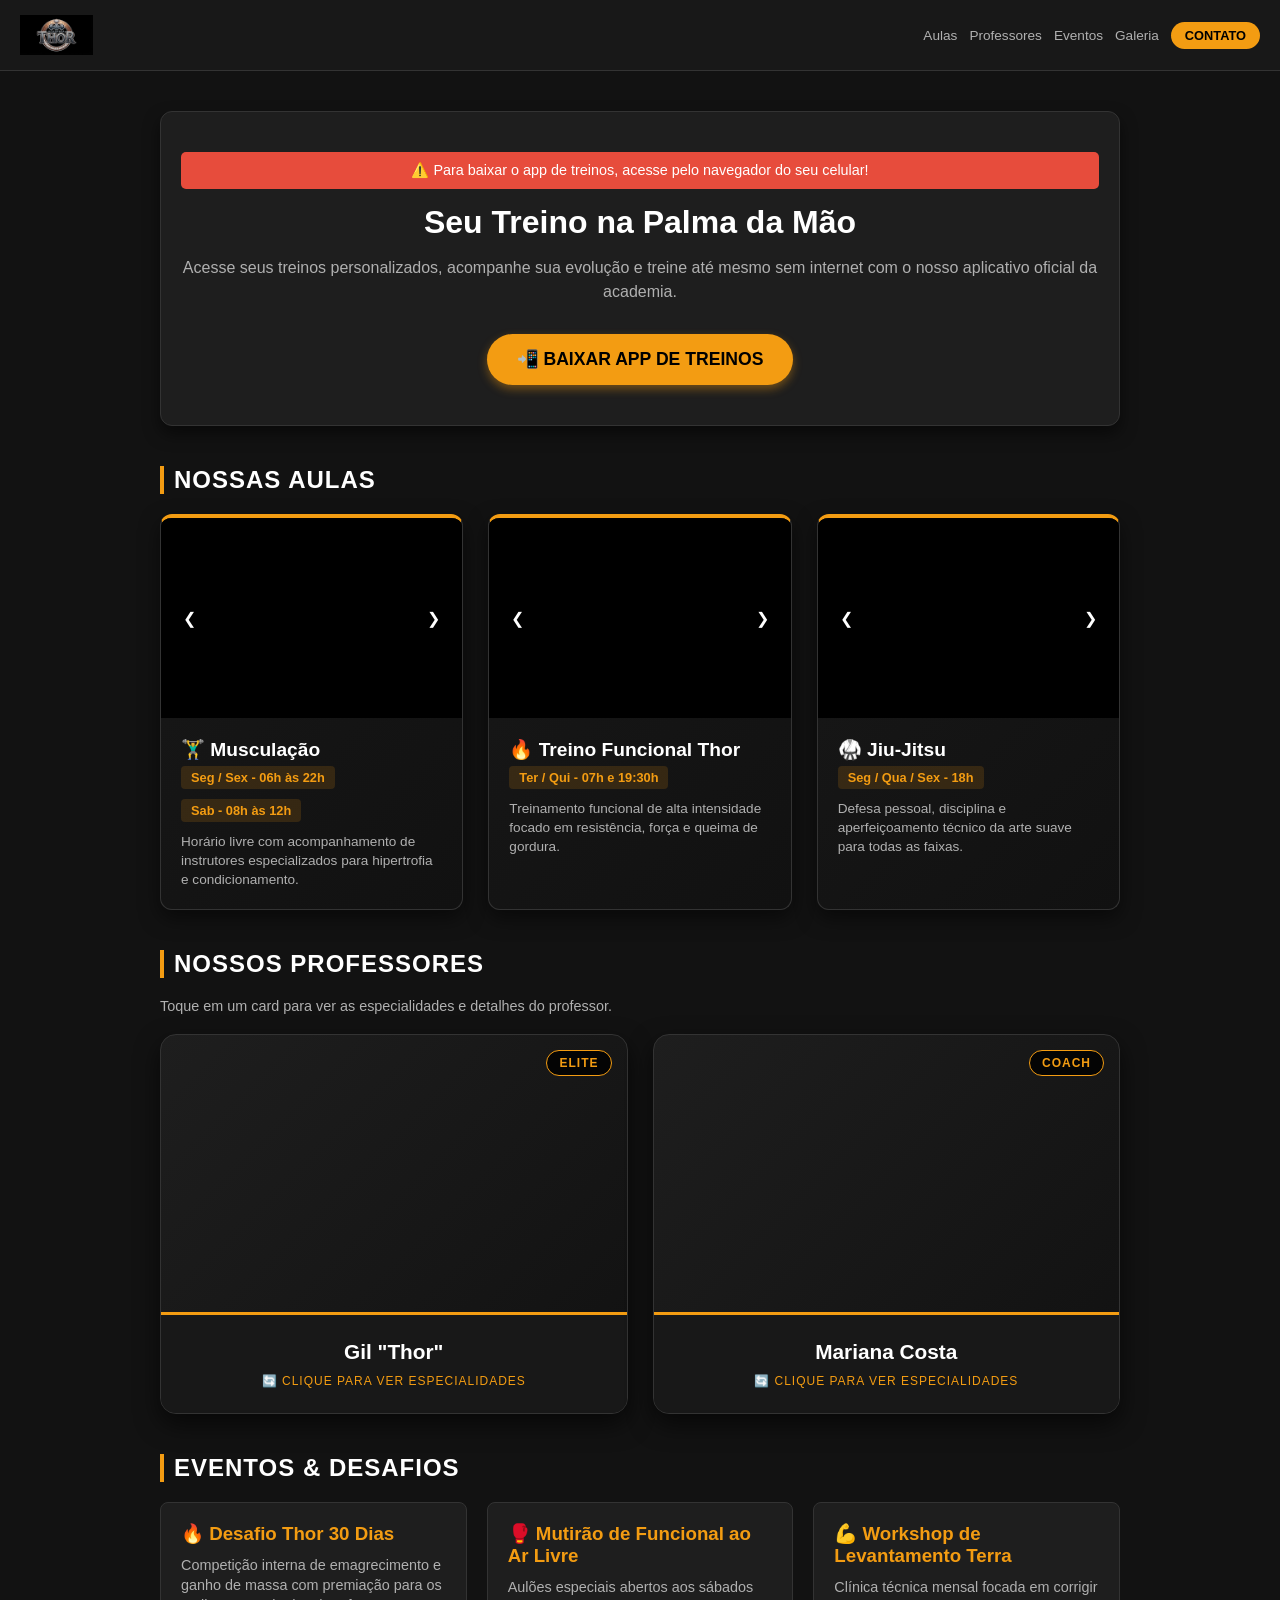
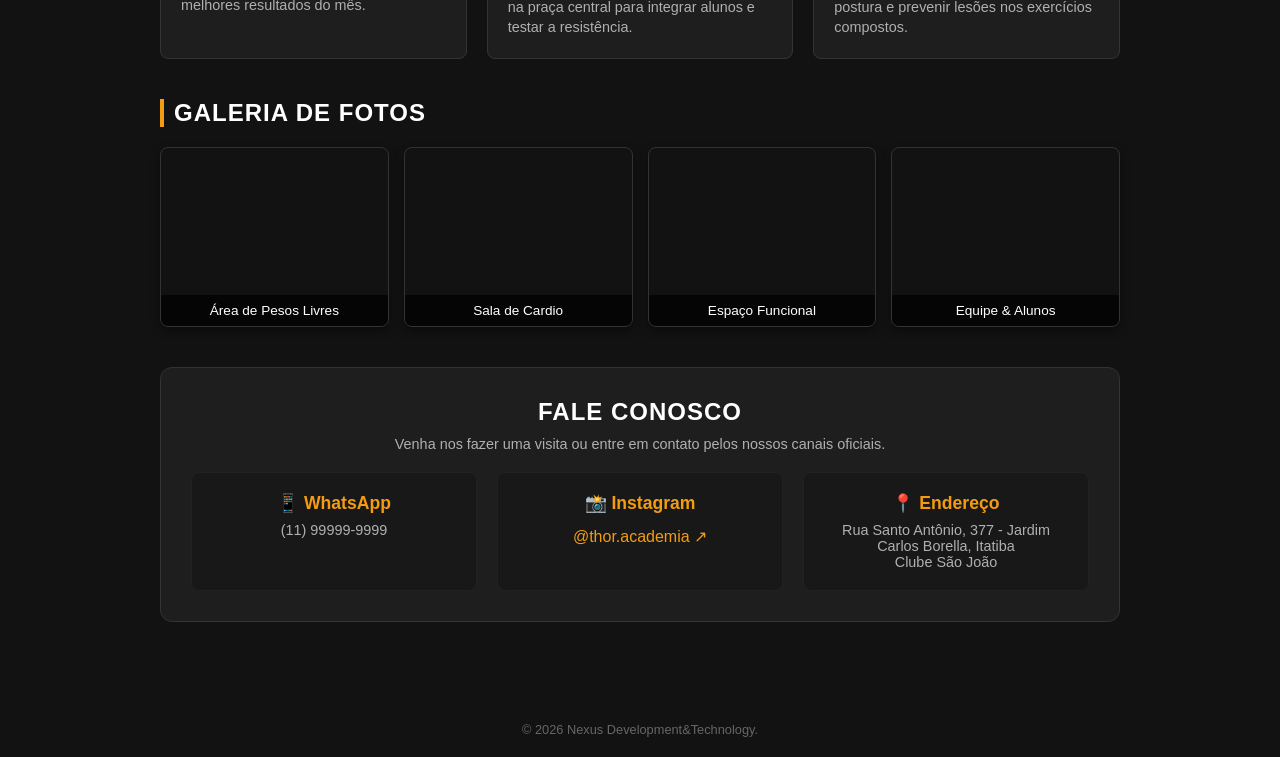
<file: index.html>
<!DOCTYPE html>
<html lang="pt-BR">

<head>
    <meta charset="UTF-8">
    <meta name="viewport" content="width=device-width, initial-scale=1.0">
    <meta name="theme-color" content="#f39c12">
    <meta name="apple-mobile-web-app-capable" content="yes">
    <meta name="apple-mobile-web-app-status-bar-style" content="black-translucent">
    <meta name="apple-mobile-web-app-title" content="THOR">
    <link rel="manifest" href="manifest.json">
    <link rel="apple-touch-icon" href="icons/icon-192.png">
    <title>Academia THOR</title>
    <link rel="stylesheet" href="Style/Style_Index.css">
</head>

<body>

    <header>
        <div class="logo-container">
            <img src="Imagens/Logo2.jpeg" alt="⚡ THOR GYM" class="logo"
                style="font-size: 1.5rem; font-weight: 900; color: #f39c12; text-transform: uppercase; letter-spacing: 1px; height: 40px;">
        </div>
        <nav>
            <a href="#aulas">Aulas</a>
            <a href="#professores">Professores</a>
            <a href="#atividades">Eventos</a>
            <a href="#galeria">Galeria</a>
            <a href="#contato" class="btn-contact-header">Contato</a>
        </nav>
    </header>
    <div class="container">

        <!-- Seção Hero / Download PWA -->
        <div class="hero">
            <div id="desktop-warning">⚠️ Para baixar o app de treinos, acesse pelo navegador do seu celular!</div>
            <h1>Seu Treino na Palma da Mão</h1>
            <p>Acesse seus treinos personalizados, acompanhe sua evolução e treine até mesmo sem internet com o nosso
                aplicativo oficial da academia.</p>
            <button id="install-btn" class="btn-install">
                📲 Baixar App de Treinos
            </button>
        </div>

        <!-- Seção: Área de Aulas com Carrossel de Imagens em cada Card -->
        <section id="aulas">
            <h2 class="section-title">Nossas Aulas</h2>
            <div class="class-grid">

                <!-- Aula 1: Musculação -->
                <div class="class-card">
                    <div class="class-carousel">
                        <button class="carousel-btn prev" onclick="moveSlide(this, -1)">❮</button>
                        <div class="carousel-track">
                            <div class="carousel-slide"
                                style="background-image: url('https://images.unsplash.com/photo-1534438327276-14e5300c3a48?auto=format&fit=crop&w=600&q=80');">
                            </div>
                            <div class="carousel-slide"
                                style="background-image: url('https://images.unsplash.com/photo-1581009146145-b5ef050c2e1e?auto=format&fit=crop&w=600&q=80');">
                            </div>
                            <div class="carousel-slide"
                                style="background-image: url('https://images.unsplash.com/photo-1517838277536-f5f99be501cd?auto=format&fit=crop&w=600&q=80');">
                            </div>
                        </div>
                        <button class="carousel-btn next" onclick="moveSlide(this, 1)">❯</button>
                    </div>
                    <div class="class-info">
                        <h3>🏋‍♂️ Musculação</h3>
                        <span class="class-time">Seg / Sex - 06h às 22h</span>
                        <span class="class-time">Sab - 08h às 12h</span>
                        <p>Horário livre com acompanhamento de instrutores especializados para hipertrofia e
                            condicionamento.</p>
                    </div>
                </div>

                <!-- Aula 2: Cross Thor -->
                <div class="class-card">
                    <div class="class-carousel">
                        <button class="carousel-btn prev" onclick="moveSlide(this, -1)">❮</button>
                        <div class="carousel-track">
                            <div class="carousel-slide"
                                style="background-image: url('https://images.unsplash.com/photo-1517931524326-bdd4a6e2e591?auto=format&fit=crop&w=600&q=80');">
                            </div>
                            <div class="carousel-slide"
                                style="background-image: url('https://images.unsplash.com/photo-1541534741688-6078c6bfb5c5?auto=format&fit=crop&w=600&q=80');">
                            </div>
                            <div class="carousel-slide"
                                style="background-image: url('https://images.unsplash.com/photo-1526506118085-60ce8714f8c5?auto=format&fit=crop&w=600&q=80');">
                            </div>
                        </div>
                        <button class="carousel-btn next" onclick="moveSlide(this, 1)">❯</button>
                    </div>
                    <div class="class-info">
                        <h3>🔥 Treino Funcional Thor</h3>
                        <span class="class-time">Ter / Qui - 07h e 19:30h</span>
                        <p>Treinamento funcional de alta intensidade focado em resistência, força e queima de gordura.
                        </p>
                    </div>
                </div>

                <!-- Aula 3: Jiu-Jitsu -->
                <div class="class-card">
                    <div class="class-carousel">
                        <button class="carousel-btn prev" onclick="moveSlide(this, -1)">❮</button>
                        <div class="carousel-track">
                            <div class="carousel-slide"
                                style="background-image: url('https://images.unsplash.com/photo-1565992441121-4367c2967103?auto=format&fit=crop&w=600&q=80');">
                            </div>
                            <div class="carousel-slide"
                                style="background-image: url('https://images.unsplash.com/photo-1549719386-74dfcbf7dbed?auto=format&fit=crop&w=600&q=80');">
                            </div>
                            <div class="carousel-slide"
                                style="background-image: url('https://images.unsplash.com/photo-1552072092-e8bf6ae52629?auto=format&fit=crop&w=600&q=80');">
                            </div>
                        </div>
                        <button class="carousel-btn next" onclick="moveSlide(this, 1)">❯</button>
                    </div>
                    <div class="class-info">
                        <h3>🥋 Jiu-Jitsu</h3>
                        <span class="class-time">Seg / Qua / Sex - 18h</span>
                        <p>Defesa pessoal, disciplina e aperfeiçoamento técnico da arte suave para todas as faixas.</p>
                    </div>
                </div>
            </div>
        </section>

        <!-- Seção de Professores (Cards Interativos ao Clique) -->
        <section id="professores">
            <h2 class="section-title">Nossos Professores</h2>
            <p style="color: var(--text-muted); margin-bottom: 20px; font-size: 0.9rem;">Toque em um card para ver as
                especialidades e detalhes do professor.</p>

            <div class="trainer-cards-grid">

                <!-- Professor 1 -->
                <div class="trainer-card-container"
                    onclick="this.querySelector('.trainer-card').classList.toggle('flipped')">
                    <div class="trainer-card">
                        <div class="card-face card-front">
                            <div class="trainer-avatar"
                                style="background-image: url('https://images.unsplash.com/photo-1567013127542-490d757e51fc?auto=format&fit=crop&w=600&q=80');">
                                <span class="trainer-badge">Elite</span>
                            </div>
                            <div class="trainer-front-info">
                                <h3>Gil "Thor" </h3>
                                <span class="click-hint">🔄 Clique para ver especialidades</span>
                            </div>
                        </div>
                        <div class="card-face card-back">
                            <h3>Gil "Thor" </h3>
                            <p>Mais de 10 anos transformando físicos e preparando atletas de força extrema.</p>
                            <ul class="specialty-list">
                                <li>Musculação Pesada</li>
                                <li>Hipertrofia Avançada</li>
                                <li>Treino de Artes Marciais, Defesa Pessoal (Jiu-Jitsu)/MMA</li>
                                <li>Treinos Personalizados e Avaliação Fisica</li>
                            </ul>
                            <span class="click-hint" style="text-align: center; margin-top: 15px;">🔄 Clique para
                                voltar</span>
                        </div>
                    </div>
                </div>

                <!-- Professor 2 -->
                <div class="trainer-card-container"
                    onclick="this.querySelector('.trainer-card').classList.toggle('flipped')">
                    <div class="trainer-card">
                        <div class="card-face card-front">
                            <div class="trainer-avatar"
                                style="background-image: url('https://images.unsplash.com/photo-1574680096145-d05b474e2155?auto=format&fit=crop&w=600&q=80');">
                                <span class="trainer-badge">Coach</span>
                            </div>
                            <div class="trainer-front-info">
                                <h3>Mariana Costa</h3>
                                <span class="click-hint">🔄 Clique para ver especialidades</span>
                            </div>
                        </div>
                        <div class="card-face card-back">
                            <h3>Vanessa "Thor" </h3>
                            <p>Foco em mobilidade, saúde articular e queima de gordura acelerada com alta performance.
                            </p>
                            <ul class="specialty-list">
                                <li>Treinamento Funcional</li>
                                <li>Emagrecimento Acelerado</li>
                                <li>Treino Específico para Mulheres</li>
                                <li>Treinos Personalizados e Avaliação Fisica</li>
                            </ul>
                            <span class="click-hint" style="text-align: center; margin-top: 15px;">🔄 Clique para
                                voltar</span>
                        </div>
                    </div>
                </div>
            </div>
        </section>

        <!-- Seção de Atividades e Eventos -->
        <section id="atividades">
            <h2 class="section-title">Eventos & Desafios</h2>
            <div class="grid-cards">
                <div class="card">
                    <h3>🔥 Desafio Thor 30 Dias</h3>
                    <p>Competição interna de emagrecimento e ganho de massa com premiação para os melhores resultados do
                        mês.</p>
                </div>
                <div class="card">
                    <h3>🥊 Mutirão de Funcional ao Ar Livre</h3>
                    <p>Aulões especiais abertos aos sábados na praça central para integrar alunos e testar a
                        resistência.</p>
                </div>
                <div class="card">
                    <h3>💪 Workshop de Levantamento Terra</h3>
                    <p>Clínica técnica mensal focada em corrigir postura e prevenir lesões nos exercícios compostos.</p>
                </div>
            </div>
        </section>

        <!-- Seção de Galeria de Fotos -->
        <section id="galeria">
            <h2 class="section-title">Galeria de Fotos</h2>
            <div class="photo-gallery">
                <div class="photo-item"
                    style="background-image: url('https://images.unsplash.com/photo-1534438327276-14e5300c3a48?auto=format&fit=crop&w=600&q=80');">
                    <span>Área de Pesos Livres</span>
                </div>
                <div class="photo-item"
                    style="background-image: url('https://images.unsplash.com/photo-1540497077202-7c8a3999166f?auto=format&fit=crop&w=600&q=80');">
                    <span>Sala de Cardio</span>
                </div>
                <div class="photo-item"
                    style="background-image: url('https://images.unsplash.com/photo-1517838277536-f5f99be501cd?auto=format&fit=crop&w=600&q=80');">
                    <span>Espaço Funcional</span>
                </div>
                <div class="photo-item"
                    style="background-image: url('https://images.unsplash.com/photo-1534367507873-d2d7e24c797f?auto=format&fit=crop&w=600&q=80');">
                    <span>Equipe & Alunos</span>
                </div>
            </div>
        </section>

        <!-- Seção de Contatos -->
        <section id="contato">
            <div class="contact-box">
                <h2 class="section-title" style="border: none; padding: 0; text-align: center; margin-bottom: 10px;">
                    Fale Conosco</h2>
                <p style="color: var(--text-muted); font-size: 0.9rem;">Venha nos fazer uma visita ou entre em contato
                    pelos nossos canais oficiais.</p>

                <div class="contact-grid">
                    <div class="contact-item">
                        <h4>📱 WhatsApp</h4>
                        <p>(11) 99999-9999</p>
                    </div>
                    <div class="contact-item">
                        <h4>📸 Instagram</h4>
                        <a href="https://www.instagram.com/thor.academia?stkn=MTk4ZGdkYzhnajZobQ==" target="_blank"
                            style="color: var(--primary-color); text-decoration: none; font-size: 0.95srem; font-weight: 500; display: inline-block; margin-top: 5px; transition: opacity 0.2s;"
                            onmouseover="this.style.opacity='0.8'" onmouseout="this.style.opacity='1'">@thor.academia
                            ↗</a>
                    </div>
                    <div class="contact-item">
                        <h4>📍 Endereço</h4>
                        <p>Rua Santo Antônio, 377 - Jardim Carlos Borella, Itatiba</p>
                        <p>Clube São João</p>
                    </div>
                </div>
            </div>
        </section>
    </div>
    <footer>
        &copy; 2026 Nexus Development&Technology.
    </footer>

    <script src="JavaScript/Script_index.js"></script>
</body>
</html>
</file>
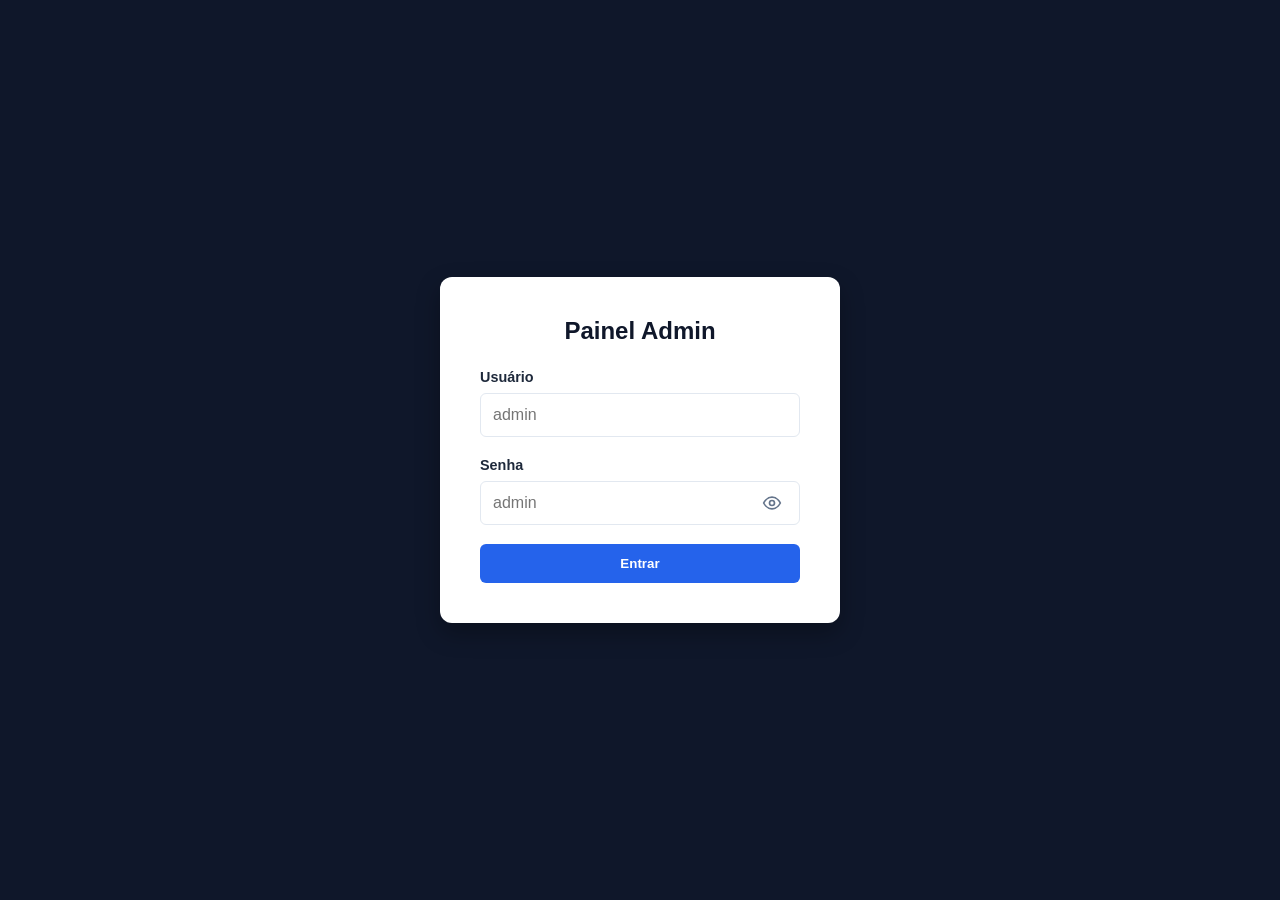
<file: admin.html>
<!DOCTYPE html>
<html lang="pt-BR">

<head>
    <meta charset="UTF-8">
    <meta name="viewport" content="width=device-width, initial-scale=1.0">
    <title>Gestão do Negócio</title>
    <link rel="stylesheet" href="Style/Stlyle_Admin.css">
</head>

<body>

    <!-- 1. LOGIN DO ADMINISTRADOR -->
    <div id="login-screen">
        <div class="login-card">
            <h2>Painel Admin</h2>
            <form id="login-form">
                <div class="form-group">
                    <label>Usuário</label>
                    <input type="text" id="user" required placeholder="admin">
                </div>
                <div class="form-group">
                    <label>Senha</label>
                    <div class="password-field">
                        <input type="password" id="pass" required placeholder="admin">
                        <button class="password-toggle" type="button" aria-label="Mostrar senha" aria-pressed="false"
                            onclick="togglePasswordVisibility()">
                            <svg class="eye" viewBox="0 0 24 24" fill="none" stroke="currentColor" stroke-width="2"
                                aria-hidden="true">
                                <path d="M2 12s3.5-7 10-7 10 7 10 7-3.5 7-10 7S2 12 2 12Z"></path>
                                <circle cx="12" cy="12" r="3"></circle>
                            </svg>
                            <svg class="eye-off" viewBox="0 0 24 24" fill="none" stroke="currentColor" stroke-width="2"
                                aria-hidden="true">
                                <path d="m3 3 18 18"></path>
                                <path d="M10.6 10.6a2 2 0 0 0 2.8 2.8"></path>
                                <path d="M9.9 5.2A11 11 0 0 1 12 5c6.5 0 10 7 10 7a15 15 0 0 1-3 3.8"></path>
                                <path d="M6.2 6.2C3.5 8 2 12 2 12s3.5 7 10 7a10 10 0 0 0 4-.8"></path>
                            </svg>
                        </button>
                    </div>
                </div>
                <button type="submit" class="btn">Entrar</button>
            </form>
        </div>
    </div>

    <!-- PAINEL COMPLETO -->
    <div id="admin-panel">
        <div class="admin-layout">
            <aside>
                <div class="menu-header">
                    <button class="menu-toggle" type="button" aria-label="Recolher menu" aria-expanded="true"
                        onclick="toggleMenu()">☰</button>
                    <span>Menu</span>
                </div>

                <ul class="menu-list">
                    <li data-tab="alunos" onclick="switchTab('alunos')" class="active">
                        <span class="menu-icon"><svg viewBox="0 0 24 24" fill="none" stroke="currentColor"
                                stroke-width="2">
                                <path d="M17 21v-2a4 4 0 0 0-4-4H5a4 4 0 0 0-4 4v2"></path>
                                <circle cx="9" cy="7" r="4"></circle>
                                <path d="M23 21v-2a4 4 0 0 0-3-3.87"></path>
                                <path d="M16 3.13a4 4 0 0 1 0 7.75"></path>
                            </svg></span>
                        <span>Cadastros alunos</span>
                    </li>
                    <li data-tab="planos" onclick="switchTab('planos')">
                        <span class="menu-icon"><svg viewBox="0 0 24 24" fill="none" stroke="currentColor"
                                stroke-width="2">
                                <rect x="2" y="5" width="20" height="14" rx="2"></rect>
                                <line x1="2" y1="10" x2="22" y2="10"></line>
                            </svg></span>
                        <span>Planos</span>
                    </li>
                    <li data-tab="aulas" onclick="switchTab('aulas')">
                        <span class="menu-icon"><svg viewBox="0 0 24 24" fill="none" stroke="currentColor"
                                stroke-width="2">
                                <path d="M4 19.5v-15A2.5 2.5 0 0 1 6.5 2H20v20H6.5a2.5 2.5 0 0 1-2.5-2.5Z"></path>
                                <path d="M6 6h10M6 10h10"></path>
                            </svg></span>
                        <span>Aulas</span>
                    </li>
                    <li data-tab="professores" onclick="switchTab('professores')">
                        <span class="menu-icon"><svg viewBox="0 0 24 24" fill="none" stroke="currentColor"
                                stroke-width="2">
                                <path d="M20 21v-2a4 4 0 0 0-4-4H8a4 4 0 0 0-4 4v2"></path>
                                <circle cx="12" cy="7" r="4"></circle>
                            </svg></span>
                        <span>Professores</span>
                    </li>
                    <li data-tab="eventos" onclick="switchTab('eventos')">
                        <span class="menu-icon"><svg viewBox="0 0 24 24" fill="none" stroke="currentColor"
                                stroke-width="2">
                                <rect x="3" y="4" width="18" height="18" rx="2"></rect>
                                <line x1="16" y1="2" x2="16" y2="6"></line>
                                <line x1="8" y1="2" x2="8" y2="6"></line>
                                <line x1="3" y1="10" x2="21" y2="10"></line>
                            </svg></span>
                        <span>Eventos e Promoções</span>
                    </li>
                    <li data-tab="galeria" onclick="switchTab('galeria')">
                        <span class="menu-icon"><svg viewBox="0 0 24 24" fill="none" stroke="currentColor"
                                stroke-width="2">
                                <rect x="3" y="3" width="18" height="18" rx="2"></rect>
                                <circle cx="8.5" cy="8.5" r="1.5"></circle>
                                <polyline points="21 15 16 10 5 21"></polyline>
                            </svg></span>
                        <span>Galeria de Fotos</span>
                    </li>
                    <li data-tab="contatos" onclick="switchTab('contatos')">
                        <span class="menu-icon"><svg viewBox="0 0 24 24" fill="none" stroke="currentColor"
                                stroke-width="2">
                                <path d="M21 10c0 7-9 13-9 13s-9-6-9-13a9 9 0 0 1 18 0z"></path>
                                <circle cx="12" cy="10" r="3"></circle>
                            </svg></span>
                        <span>Contatos &amp; Redes Sociais</span>
                    </li>
                    <li data-tab="treinos-config" onclick="switchTab('treinos-config')">
                        <span class="menu-icon"><svg viewBox="0 0 24 24" fill="none" stroke="currentColor"
                                stroke-width="2">
                                <circle cx="12" cy="12" r="3"></circle>
                                <path
                                    d="M19.4 15a1.65 1.65 0 0 0 .33 1.82l.06.06a2 2 0 0 1 0 2.83 2 2 0 0 1-2.83 0l-.06-.06a1.65 1.65 0 0 0-1.82-.33 1.65 1.65 0 0 0-1 1.51V21a2 2 0 0 1-2 2 2 2 0 0 1-2-2v-.09A1.65 1.65 0 0 0 9 19.4a1.65 1.65 0 0 0-1.82.33l-.06.06a2 2 0 0 1-2.83 0 2 2 0 0 1 0-2.83l.06-.06a1.65 1.65 0 0 0 .33-1.82 1.65 1.65 0 0 0-1.51-1H3a2 2 0 0 1-2-2 2 2 0 0 1 2-2h.09A1.65 1.65 0 0 0 4.6 9a1.65 1.65 0 0 0-.33-1.82l-.06-.06a2 2 0 0 1 0-2.83 2 2 0 0 1 2.83 0l.06.06a1.65 1.65 0 0 0 1.82.33H9a1.65 1.65 0 0 0 1-1.51V3a2 2 0 0 1 2-2 2 2 0 0 1 2 2v.09a1.65 1.65 0 0 0 1 1.51 1.65 1.65 0 0 0 1.82-.33l.06-.06a2 2 0 0 1 2.83 0l.06.06a2 2 0 0 1 0 2.83l-.06.06a1.65 1.65 0 0 0-.33 1.82V9a1.65 1.65 0 0 0 1.51 1H21a2 2 0 0 1 2 2 2 2 0 0 1-2 2h-.09a1.65 1.65 0 0 0-1.51 1z">
                                </path>
                            </svg></span>
                        <span>Treino</span>
                    </li>
                    <li data-tab="treinos-padrao" onclick="switchTab('treinos-padrao')">
                        <span class="menu-icon"><svg viewBox="0 0 24 24" fill="none" stroke="currentColor"
                                stroke-width="2">
                                <path d="M6.5 6.5h11M6.5 17.5h11M5 12h14M3 6h2M19 6h2M3 18h2M19 18h2"></path>
                            </svg></span>
                        <span>Treinos Alunos</span>
                    </li>
                    <li onclick="logout()">
                        <span class="menu-icon"><svg viewBox="0 0 24 24" fill="none" stroke="currentColor"
                                stroke-width="2">
                                <path d="M10 17l5-5-5-5M15 12H3"></path>
                                <path d="M12 3h6a2 2 0 0 1 2 2v14a2 2 0 0 1-2 2h-6"></path>
                            </svg></span>
                        <span>Sair</span>
                    </li>
                </ul>
            </aside>

            <main>
                <!-- CADASTRO, VISUALIZAÇÃO E EDIÇÃO DE ALUNOS -->
                <section id="tab-alunos" class="tab-content active">
                    <h2 class="section-title">Gerenciamento de Alunos</h2>

                    <nav class="student-section-nav" aria-label="Seções do gerenciamento de alunos">
                        <button type="button" class="student-section-button" aria-controls="secao-cadastro-aluno" aria-pressed="false" onclick="mostrarSecaoAluno('secao-cadastro-aluno', this)">
                            <span class="student-section-icon" aria-hidden="true">
                                <svg viewBox="0 0 24 24" fill="none" stroke="currentColor" stroke-width="1.8" stroke-linecap="round" stroke-linejoin="round">
                                    <path d="M16 21v-2a4 4 0 0 0-4-4H8a4 4 0 0 0-4 4v2"></path>
                                    <circle cx="10" cy="7" r="4"></circle>
                                    <path d="M19 8v6M22 11h-6"></path>
                                </svg>
                            </span>
                            <span class="student-section-copy">
                                <strong>Cadastrar aluno</strong>
                                <small>Adicionar um novo cadastro</small>
                            </span>
                            <span class="student-section-arrow" aria-hidden="true">›</span>
                        </button>
                        <button type="button" class="student-section-button" aria-controls="secao-financeira" aria-pressed="false" onclick="mostrarSecaoAluno('secao-financeira', this)">
                            <span class="student-section-icon" aria-hidden="true">
                                <svg viewBox="0 0 24 24" fill="none" stroke="currentColor" stroke-width="1.8" stroke-linecap="round" stroke-linejoin="round">
                                    <rect x="3" y="5" width="18" height="14" rx="2"></rect>
                                    <path d="M3 10h18M7 15h3"></path>
                                </svg>
                            </span>
                            <span class="student-section-copy">
                                <strong>Situação financeira</strong>
                                <small>Vencimentos e baixas</small>
                            </span>
                            <span class="student-section-arrow" aria-hidden="true">›</span>
                        </button>
                        <button type="button" class="student-section-button" aria-controls="secao-alunos-cadastrados" aria-pressed="false" onclick="mostrarSecaoAluno('secao-alunos-cadastrados', this)">
                            <span class="student-section-icon" aria-hidden="true">
                                <svg viewBox="0 0 24 24" fill="none" stroke="currentColor" stroke-width="1.8" stroke-linecap="round" stroke-linejoin="round">
                                    <path d="M16 21v-2a4 4 0 0 0-4-4H6a4 4 0 0 0-4 4v2"></path>
                                    <circle cx="9" cy="7" r="4"></circle>
                                    <path d="M22 21v-2a4 4 0 0 0-3-3.87M16 3.13a4 4 0 0 1 0 7.75"></path>
                                </svg>
                            </span>
                            <span class="student-section-copy">
                                <strong>Alunos cadastrados</strong>
                                <small>Consultar a lista de alunos</small>
                            </span>
                            <span class="student-section-arrow" aria-hidden="true">›</span>
                        </button>
                    </nav>

                    <section id="secao-cadastro-aluno" class="student-section-panel" aria-labelledby="cadastro-aluno-title">
                        <form id="form-aluno">
                        <h3 id="cadastro-aluno-title" class="student-section">Cadastrar Novo Aluno</h3>

                        <div class="grid-2">

                            <div class="form-group">
                                <label for="aluno-matricula">Matrícula (gerada automaticamente)</label>
                                <input type="text" id="aluno-matricula" readonly placeholder="Gerada ao cadastrar">
                            </div>

                            <div class="form-group">
                                <label>Nome Completo</label>
                                <input type="text" id="aluno-nome" required>
                            </div>

                            <div class="form-group">
                                <label>Documento (CPF/RG)</label>
                                <input type="text" id="aluno-doc" required>
                            </div>

                            <div class="form-group">
                                <label>Telefone</label>
                                <input type="text" id="aluno-tel" required>
                            </div>

                            <div class="form-group">
                                <label>Endereço</label>
                                <input type="text" id="aluno-end" required>
                            </div>

                            <div class="form-group">
                                <label for="aluno-vencimento">Dia de vencimento mensal</label>
                                <input type="number" id="aluno-vencimento" min="1" max="31" step="1"
                                    placeholder="Ex: 10" required>
                            </div>

                            <div class="form-group">
                                <label for="aluno-mensalidade">Mensalidade (R$)</label>
                                <input type="number" id="aluno-mensalidade" min="0" step="0.01"
                                    placeholder="Ex: 100,00">
                            </div>

                            <!-- Upload da Foto do Aluno -->
                            <div class="form-group">
                                <label>Foto de Perfil do Aluno</label>
                                <input type="file" id="aluno-foto" accept="image/*">
                            </div>

                            <!-- Seleção de Atividades em Menu Suspenso -->
                            <div class="form-group">
                                <label>Atividades / Aulas Escolhidas (Selecione quantas desejar)</label>

                                <div class="dropdown-atividades">
                                    <button type="button" class="dropdown-btn" onclick="toggleDropdownAtividades()">
                                        <span>Selecionar Atividades...</span> ▾
                                    </button>

                                    <div id="dropdown-lista-atividades" class="dropdown-conteudo">
                                        <div class="checkbox-item">
                                            <input type="checkbox" name="aluno-atividades" value="Musculação Livre"
                                                id="ativ-musc">
                                            <label for="ativ-musc">Musculação Livre</label>
                                        </div>
                                        <div class="checkbox-item">
                                            <input type="checkbox" name="aluno-atividades" value="Cross Thor"
                                                id="ativ-cross">
                                            <label for="ativ-cross">Cross Thor</label>
                                        </div>
                                        <div class="checkbox-item">
                                            <input type="checkbox" name="aluno-atividades" value="FitDance / Jump"
                                                id="ativ-fit">
                                            <label for="ativ-fit">FitDance / Jump</label>
                                        </div>
                                        <div class="checkbox-item">
                                            <input type="checkbox" name="aluno-atividades" value="Jiu-Jitsu"
                                                id="ativ-jiu">
                                            <label for="ativ-jiu">Jiu-Jitsu</label>
                                        </div>
                                    </div>
                                </div>
                            </div>

                            <!-- Checkbox de Atestado Alinhado -->
                            <div class="form-group checkbox-atestado-wrapper"
                                style="display:flex; align-items:center; gap:10px;">
                                <label for="atestado-apresentado">Atestado Médico Apresentado?</label><br>
                                <input type="checkbox" id="atestado-apresentado" onchange="toggleAtestadoFields()">
                            </div>

                            <!-- Campos condicionais do atestado (aparecem apenas se o checkbox estiver marcado) -->
                            <div id="campos-atestado" class="campos-atestado-oculto">
                                <div class="form-group">
                                    <label>Validade do Atestado Médico</label>
                                    <input type="date" id="aluno-atestado-val">
                                </div>
                                <div class="form-group">
                                    <label>Anexo Atestado (Foto/PDF)</label>
                                    <input type="file" id="aluno-foto-atestado">
                                </div>
                            </div>

                        </div>

                        <div class="student-form-actions">
                            <button type="submit" id="btn-salvar-aluno" class="btn btn-success">Salvar Aluno</button>
                            <button type="button" id="btn-cancelar-edicao-aluno" class="btn btn-secondary" hidden
                                onclick="cancelarEdicaoAluno()">Cancelar edição</button>
                        </div>
                        </form>
                    </section>

                    <section id="secao-financeira" class="finance-section student-section-panel" aria-labelledby="finance-title">
                        <h3 id="finance-title">Situação Financeira</h3>
                        <p class="finance-description">O aluno fica atrasado a partir do dia seguinte ao vencimento. Registre cada pagamento recebido com uma baixa manual.</p>
                        <div class="form-group student-search">
                            <label for="busca-financeira">Buscar aluno por nome ou matrícula</label>
                            <input type="search" id="busca-financeira" placeholder="Digite o nome ou a matrícula do aluno">
                        </div>
                        <div class="form-group receipt-paper-setting">
                            <label for="largura-comprovante">Largura do comprovante térmico</label>
                            <select id="largura-comprovante">
                                <option value="80">80 mm</option>
                                <option value="58">58 mm</option>
                            </select>
                        </div>
                        <div class="table-responsive">
                            <table>
                                <thead>
                                    <tr>
                                        <th>Matrícula</th>
                                        <th>Aluno</th>
                                        <th>Dia de vencimento</th>
                                        <th>Situação</th>
                                        <th>Última baixa</th>
                                        <th>Valor devido</th>
                                        <th>Ação</th>
                                    </tr>
                                </thead>
                                <tbody id="tabela-financeiro-body"></tbody>
                            </table>
                        </div>
                    </section>

                    <section id="secao-alunos-cadastrados" class="student-section-panel" aria-labelledby="alunos-cadastrados-title">
                        <h3 id="alunos-cadastrados-title">Alunos Cadastrados</h3>
                        <div class="form-group student-search">
                            <label for="busca-alunos">Buscar aluno por nome ou matrícula</label>
                            <input type="search" id="busca-alunos" placeholder="Digite o nome ou a matrícula do aluno">
                        </div>
                        <div class="table-responsive">
                            <table>
                                <thead>
                                    <tr>
                                        <th>Foto</th>
                                        <th>Matrícula</th>
                                        <th>Nome</th>
                                        <th>Documento</th>
                                        <th>Contato</th>
                                        <th>Endereço</th>
                                        <th>Plano / Aulas</th>
                                        <th>Atestado</th>
                                        <th>Ações</th>
                                    </tr>
                                </thead>
                                <tbody id="tabela-alunos-body">
                                    <!-- Preenchido via JS dinamicamente -->
                                </tbody>
                            </table>
                        </div>
                    </section>
                </section>

                <section id="tab-planos" class="tab-content">
                    <h2 class="section-title">Cadastro de Planos</h2>
                    <form id="form-plano"
                        style="background:#f8fafc; padding:1.5rem; border-radius:8px; margin-bottom:2rem;">
                        <div class="grid-2">
                            <div class="form-group">
                                <label for="plano-nome">Nome do Plano</label>
                                <input type="text" id="plano-nome" required>
                            </div>
                            <div class="form-group">
                                <label for="plano-valor">Valor</label>
                                <input type="number" id="plano-valor" min="0" step="0.01" required>
                            </div>
                        </div>
                        <div class="form-group">
                            <label for="plano-desc">Descrição</label>
                            <textarea id="plano-desc" rows="3"></textarea>
                        </div>
                        <button type="submit" class="btn btn-success">Salvar Plano</button>
                    </form>
                    <div id="lista-planos"></div>
                </section>

                <!-- 6. CADASTRO DE AULAS -->
                <section id="tab-aulas" class="tab-content">
                    <h2 class="section-title">Cadastro de Aulas</h2>
                    <form id="form-aula"
                        style="background:#f8fafc; padding:1.5rem; border-radius:8px; margin-bottom:2rem;">
                        <div class="grid-2">
                            <div class="form-group"><label>Nome da Aula</label><input type="text" id="aula-nome"
                                    required></div>
                            <div class="form-group"><label>Horário</label><input type="text" id="aula-horario"
                                    placeholder="Ex: Seg/Qua 19:00"></div>
                        </div>
                        <div class="form-group"><label>Foto (URL)</label><input type="file" id="aula-foto"></div>
                        <div class="form-group"><label>Descrição</label><textarea id="aula-desc" rows="2"></textarea>
                        </div>
                        <button type="submit" class="btn btn-success">Salvar Aula</button>
                    </form>
                    <div id="lista-aulas"></div>
                </section>

                <!-- 7. CADASTRO DE PROFESSORES -->
                <section id="tab-professores" class="tab-content">
                    <h2 class="section-title">Cadastro de Professores</h2>
                    <form id="form-prof"
                        style="background:#f8fafc; padding:1.5rem; border-radius:8px; margin-bottom:2rem;">
                        <div class="grid-2">
                            <div class="form-group"><label>Nome do Professor</label><input type="text" id="prof-nome"
                                    required></div>
                            <div class="form-group"><label>CRF / Registro</label><input type="text" id="prof-crf"
                                    required></div>
                        </div>
                        <div class="form-group">
                            <label for="prof-esp">Especialidades</label>
                            <div class="specialty-input-row">
                                <input type="text" id="prof-esp" placeholder="Digite uma especialidade">
                                <button type="button" class="btn btn-specialty" onclick="addProfessorSpecialty()">Adicionar</button>
                            </div>
                            <div id="prof-especialidades-lista" class="specialty-list" aria-live="polite"></div>
                        </div>
                        <div class="form-group"><label>Descrição / Bio</label><textarea id="prof-desc"
                                rows="2"></textarea></div>
                        <div class="form-group">
                            <label>Foto do Professor</label>
                            <input type="file" id="prof-foto" accept="image/*">
                        </div>
                        <button type="submit" class="btn btn-success">Salvar Professor</button>
                    </form>
                    <div id="lista-professores"></div>
                </section>

                <!-- 8. EVENTOS E PROMOÇÕES -->
                <section id="tab-eventos" class="tab-content">
                    <h2 class="section-title">Cadastro de Eventos e Promoções</h2>
                    <form id="form-evento"
                        style="background:#f8fafc; padding:1.5rem; border-radius:8px; margin-bottom:2rem;">
                        <div class="grid-2">
                            <div class="form-group"><label>Título do Evento/Promoção</label><input type="text"
                                    id="evento-titulo" required></div>
                            <div class="form-group"><label>Data Limite</label><input type="date" id="evento-data"></div>
                        </div>
                        <div class="form-group"><label>Descrição</label><textarea id="evento-desc" rows="2"></textarea>
                        </div>
                        <div class="form-group">
                            <label>Foto do Evento</label>
                            <input type="file" id="evento-foto" accept="image/*">
                        </div>

                        <button type="submit" class="btn btn-success">Salvar Evento</button>
                    </form>
                    <div id="lista-eventos"></div>
                </section>

                <!-- 9. GALERIA DE FOTOS -->
                <section id="tab-galeria" class="tab-content">
                    <h2 class="section-title">Cadastro de Fotos para a Galeria</h2>
                    <form id="form-galeria"
                        style="background:#f8fafc; padding:1.5rem; border-radius:8px; margin-bottom:2rem;">
                        <div class="form-group"><label>Título da Foto</label><input type="text" id="galeria-titulo"
                                required></div>
                        <div class="form-group"><label>URL da Imagem</label><input type="text" id="galeria-url" required
                                placeholder="https://..."></div>
                        <div class="form-group"><label>Imagem</label><input type="file" id="galeria-imagem" required>
                        </div>
                        <button type="submit" class="btn btn-success">Adicionar Foto</button>
                    </form>
                    <div id="lista-galeria"></div>
                </section>

                <!-- 10. CONTATOS E REDES SOCIAIS -->
                <section id="tab-contatos" class="tab-content">
                    <h2 class="section-title">Edição de Contatos, Endereço e Redes Sociais</h2>
                    <form id="form-contatos" style="background:#f8fafc; padding:1.5rem; border-radius:8px;">
                        <div class="grid-2">
                            <div class="form-group"><label>Telefone Principal</label><input type="text"
                                    id="empresa-tel"></div>
                            <div class="form-group"><label>E-mail de Contato</label><input type="email"
                                    id="empresa-email"></div>
                            <div class="form-group" style="grid-column: span 2;"><label>Endereço Completo</label><input
                                    type="text" id="empresa-end"></div>
                            <div class="form-group"><label>Instagram (Link)</label><input type="text"
                                    id="empresa-insta"></div>
                            <div class="form-group"><label>WhatsApp (Link/Número)</label><input type="text"
                                    id="empresa-zap"></div>
                        </div>
                        <button type="submit" class="btn btn-success">Salvar Informações</button>
                    </form>
                </section>

                <!-- 11. CONFIGURAR NOMES DE TREINO -->
                <section id="tab-treinos-config" class="tab-content">
                    <h2 class="section-title">Configurar Nomes e Vídeos dos Treinos</h2>
                    <p style="margin-bottom:1rem; color:#64748b;">Aqui você edita os nomes gerais e vídeos explicativos
                        dos treinos de A a G.</p>
                    <div id="config-treinos-container">
                        <!-- Gerado via JS -->
                    </div>
                    <button class="btn btn-success" onclick="salvarConfigTreinos()" style="margin-top:1rem;">Salvar
                        Configurações</button>
                </section>

                <!-- 12. TREINOS PRÉ-FEITOS / CURINGA -->
                <section id="tab-treinos-padrao" class="tab-content">
                    <h2 class="section-title">Cadastro de Treinos Curinga (Pré-feitos)</h2>
                    <form id="form-treino-padrao"
                        style="background:#f8fafc; padding:1.5rem; border-radius:8px; margin-bottom:2rem;">
                        <div class="form-group"><label>Nome do Treino Padrão</label><input type="text" id="tp-nome"
                                required placeholder="Ex: Hipertrofia Iniciante A"></div>
                        <div class="form-group"><label>Grupo Muscular</label><input type="text" id="tp-grupo" required
                                placeholder="Ex: Peito e Tríceps"></div>
                        <div class="form-group"><label>Exercícios e Séries</label><textarea id="tp-exercicios" rows="4"
                                placeholder="Ex: Supino Reto - 4x12"></textarea></div>
                        <button type="submit" class="btn btn-success">Salvar Treino Curinga</button>
                    </form>
                    <div id="lista-treinos-padrao"></div>
                </section>
            </main>
        </div>
    </div>

    <script src="JavaScript/Script_Admin.js"></script>

</body>

</html>
</file>
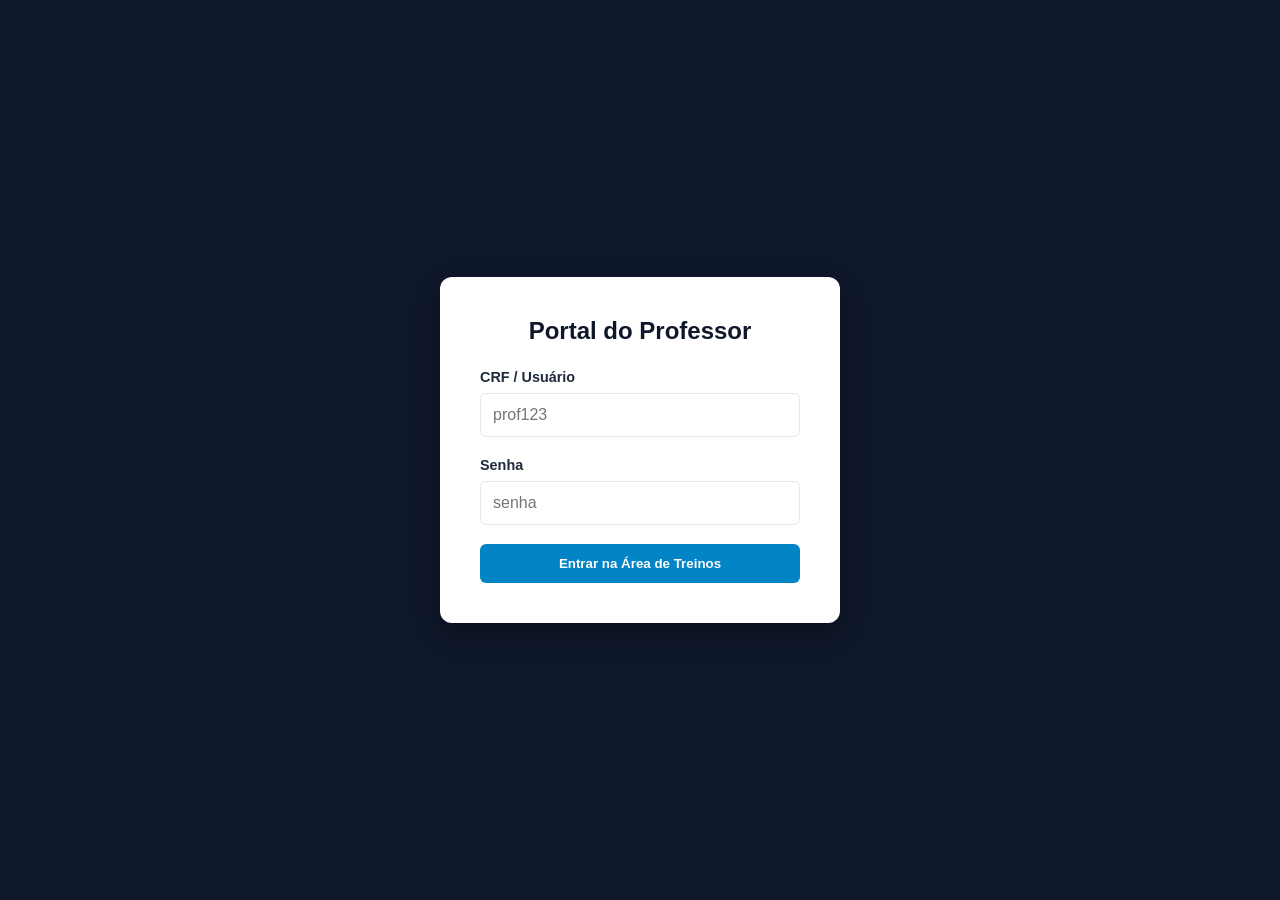
<file: professor-treinos.html>
<!DOCTYPE html>
<html lang="pt-BR">
<head>
    <meta charset="UTF-8">
    <meta name="viewport" content="width=device-width, initial-scale=1.0">
    <title>Portal do Professor - Montagem de Treinos</title>
    <style>
        :root {
            --primary: #0284c7;
            --primary-dark: #0369a1;
            --bg-color: #f8fafc;
            --text-color: #1e293b;
            --sidebar-bg: #0f172a;
            --sidebar-text: #94a3b8;
            --white: #ffffff;
            --border: #e2e8f0;
            --success: #22c55e;
            --danger: #ef4444;
        }

        * {
            box-sizing: border-box;
            margin: 0;
            padding: 0;
            font-family: 'Segoe UI', Tahoma, Geneva, Verdana, sans-serif;
        }

        body {
            background-color: var(--bg-color);
            color: var(--text-color);
        }

        /* TELA DE LOGIN DO PROFESSOR */
        #login-screen {
            position: fixed;
            top: 0;
            left: 0;
            width: 100%;
            height: 100%;
            background: var(--sidebar-bg);
            display: flex;
            justify-content: center;
            align-items: center;
            z-index: 1000;
        }

        .login-card {
            background: var(--white);
            padding: 2.5rem;
            border-radius: 12px;
            width: 100%;
            max-width: 400px;
            box-shadow: 0 10px 25px rgba(0,0,0,0.3);
        }

        .login-card h2 {
            margin-bottom: 1.5rem;
            text-align: center;
            color: var(--sidebar-bg);
        }

        .form-group {
            margin-bottom: 1.2rem;
        }

        .form-group label {
            display: block;
            margin-bottom: 0.5rem;
            font-weight: 600;
            font-size: 0.9rem;
        }

        .form-group input, .form-group select, .form-group textarea {
            width: 100%;
            padding: 0.75rem;
            border: 1px solid var(--border);
            border-radius: 6px;
            font-size: 1rem;
        }

        .btn {
            background: var(--primary);
            color: var(--white);
            border: none;
            padding: 0.75rem 1.5rem;
            border-radius: 6px;
            cursor: pointer;
            font-weight: 600;
            width: 100%;
            transition: background 0.2s;
        }

        .btn:hover {
            background: var(--primary-dark);
        }

        .btn-success { background: var(--success); }
        .btn-success:hover { background: #16a34a; }
        .btn-danger { background: var(--danger); }
        .btn-danger:hover { background: #dc2626; }

        /* PAINEL DO PROFESSOR */
        #professor-panel {
            display: none;
            max-width: 900px;
            margin: 2rem auto;
            background: var(--white);
            padding: 2.5rem;
            border-radius: 12px;
            box-shadow: 0 4px 6px -1px rgba(0,0,0,0.05);
        }

        .header-panel {
            display: flex;
            justify-content: space-between;
            align-items: center;
            border-bottom: 2px solid var(--border);
            padding-bottom: 1rem;
            margin-bottom: 2rem;
        }

        .fichas-nav {
            display: flex;
            gap: 0.5rem;
            margin-bottom: 1.5rem;
            flex-wrap: wrap;
        }

        .ficha-btn {
            flex: 1;
            padding: 0.6rem;
            border: 1px solid var(--border);
            background: #f1f5f9;
            border-radius: 6px;
            cursor: pointer;
            font-weight: 600;
            text-align: center;
        }

        .ficha-btn.active {
            background: var(--primary);
            color: var(--white);
            border-color: var(--primary);
        }
    </style>
</head>
<body>

    <!-- LOGIN DO PROFESSOR -->
    <div id="login-screen">
        <div class="login-card">
            <h2>Portal do Professor</h2>
            <form id="login-form">
                <div class="form-group">
                    <label>CRF / Usuário</label>
                    <input type="text" id="prof-user" required placeholder="prof123">
                </div>
                <div class="form-group">
                    <label>Senha</label>
                    <input type="password" id="prof-pass" required placeholder="senha">
                </div>
                <button type="submit" class="btn">Entrar na Área de Treinos</button>
            </form>
        </div>
    </div>

    <!-- PAINEL DE MONTAGEM DE TREINOS -->
    <div id="professor-panel">
        <div class="header-panel">
            <h2>Montagem de Treinos Individuais (A - G)</h2>
            <button class="btn btn-danger" onclick="logout()" style="width: auto; padding: 0.5rem 1rem;">Sair</button>
        </div>

        <div class="form-group">
            <label>Selecione o Aluno Cadastrado</label>
            <select id="select-aluno" onchange="carregarTreinoAluno()"></select>
        </div>

        <hr style="margin: 1.5rem 0; border:0; border-top:1px solid var(--border);">

        <label style="font-weight:600; display:block; margin-bottom:0.5rem;">Escolha a Ficha de Treino</label>
        <div class="fichas-nav" id="fichas-container">
            <div class="ficha-btn active" onclick="selecionarFicha('A')">Treino A</div>
            <div class="ficha-btn" onclick="selecionarFicha('B')">Treino B</div>
            <div class="ficha-btn" onclick="selecionarFicha('C')">Treino C</div>
            <div class="ficha-btn" onclick="selecionarFicha('D')">Treino D</div>
            <div class="ficha-btn" onclick="selecionarFicha('E')">Treino E</div>
            <div class="ficha-btn" onclick="selecionarFicha('F')">Treino F</div>
            <div class="ficha-btn" onclick="selecionarFicha('G')">Treino G</div>
        </div>

        <input type="hidden" id="ficha-atual" value="A">

        <div class="form-group">
            <label>Grupo Muscular Alvo (Ex: Peito e Tríceps)</label>
            <input type="text" id="treino-grupo" placeholder="Informe o grupo muscular desta ficha">
        </div>

        <div class="form-group">
            <label>Exercícios, Séries, Repetições e Observações</label>
            <textarea id="treino-desc" rows="6" placeholder="1. Supino Reto - 4x12 (Vídeo: ...)&#10;2. Crucifixo - 3x10"></textarea>
        </div>

        <button class="btn btn-success" onclick="salvarTreino()">Salvar Ficha de Treino deste Aluno</button>
    </div>

    <script>
        // BANCO DE DADOS LOCAL (Compartilhado via localStorage com o painel do Admin)
        const getDB = (key) => JSON.parse(localStorage.getItem(key)) || [];
        const saveDB = (key, data) => localStorage.setItem(key, JSON.stringify(data));

        // LOGIN DO PROFESSOR
        document.getElementById('login-form').addEventListener('submit', (e) => {
            e.preventDefault();
            const u = document.getElementById('prof-user').value;
            const p = document.getElementById('prof-pass').value;
            // Validação simples (pode ser ajustada para verificar professores cadastrados no admin)
            if(u.trim() !== '' && p.trim() !== '') {
                document.getElementById('login-screen').style.display = 'none';
                document.getElementById('professor-panel').style.display = 'block';
                carregarAlunosSelect();
            } else {
                alert('Preencha os dados corretamente.');
            }
        });

        function logout() {
            document.getElementById('professor-panel').style.display = 'none';
            document.getElementById('login-screen').style.display = 'flex';
        }

        function carregarAlunosSelect() {
            const alunos = getDB('alunos');
            const select = document.getElementById('select-aluno');
            select.innerHTML = '';
            if(alunos.length === 0) {
                select.innerHTML = '<option value="">Nenhum aluno cadastrado no sistema ainda</option>';
                return;
            }
            alunos.forEach(a => {
                select.innerHTML += `<option value="${a.id}">${a.nome} (Doc: ${a.doc})</option>`;
            });
            carregarTreinoAluno();
        }

        function selecionarFicha(ficha) {
            document.getElementById('ficha-atual').value = ficha;
            document.querySelectorAll('.ficha-btn').forEach(btn => btn.classList.remove('active'));
            event.target.classList.add('active');
            carregarTreinoAluno();
        }

        function carregarTreinoAluno() {
            const alunoId = document.getElementById('select-aluno').value;
            const ficha = document.getElementById('ficha-atual').value;
            const treinosAlunos = getDB('treinosAlunos');
            
            const encontrado = treinosAlunos.find(t => t.alunoId === alunoId && t.ficha === ficha);
            
            if(encontrado) {
                document.getElementById('treino-grupo').value = encontrado.grupo || '';
                document.getElementById('treino-desc').value = encontrado.desc || '';
            } else {
                document.getElementById('treino-grupo').value = '';
                document.getElementById('treino-desc').value = '';
            }
        }

        function salvarTreino() {
            const alunoId = document.getElementById('select-aluno').value;
            const ficha = document.getElementById('ficha-atual').value;
            
            if(!alunoId) {
                alert('Selecione um aluno válido!');
                return;
            }

            let treinosAlunos = getDB('treinosAlunos');
            // Remove o treino anterior daquela mesma ficha para atualizar com as novas informações
            treinosAlunos = treinosAlunos.filter(t => !(t.alunoId === alunoId && t.ficha === ficha));

            treinosAlunos.push({
                alunoId,
                ficha,
                grupo: document.getElementById('treino-grupo').value,
                desc: document.getElementById('treino-desc').value
            });

            saveDB('treinosAlunos', treinosAlunos);
            alert(`Treino ${ficha} salvo com sucesso para o aluno!`);
        }
    </script>
</body>
</html>
</file>
<file: Style/Style_Index.css>
:root {
            --primary-color: #f39c12; /* Amarelo/Laranja estilo Thor */
            --bg-color: #121212;
            --card-bg: #1e1e1e;
            --text-color: #ffffff;
            --text-muted: #b0b0b0;
        }
        * {
            margin: 0;
            padding: 0;
            box-sizing: border-box;
            font-family: 'Segoe UI', Tahoma, Geneva, Verdana, sans-serif;
            scroll-behavior: smooth;
        }
        html {
            overflow-x: hidden;
        }
        body {
            background-color: var(--bg-color);
            color: var(--text-color);
            display: flex;
            flex-direction: column;
            min-height: 100vh;
            align-items: center;
            overflow-x: hidden;
        }
        img {
            max-width: 100%;
            display: block;
        }
        p, h1, h2, h3, h4, a, span, li {
            overflow-wrap: break-word;
            word-break: break-word;
        }
        header {
            width: 100%;
            background: #181818;
            padding: 15px 20px;
            display: flex;
            justify-content: space-between;
            align-items: center;
            border-bottom: 1px solid #333;
            position: sticky;
            top: 0;
            z-index: 1000;
        }
        .logo-container {
            display: flex;
            align-items: center;
        }
        nav {
            display: flex;
            align-items: center;
            gap: 12px;
        }
        nav a {
            color: var(--text-muted);
            text-decoration: none;
            font-size: 0.85rem;
            transition: color 0.2s;
        }
        nav a:hover {
            color: var(--primary-color);
        }
        /* Botão de Contato no Header */
        .btn-contact-header {
            background-color: var(--primary-color);
            color: #000;
            padding: 6px 14px;
            border-radius: 20px;
            font-weight: bold;
            font-size: 0.8rem;
            text-decoration: none;
            text-transform: uppercase;
            transition: background 0.2s, transform 0.2s;
        }
        .btn-contact-header:hover {
            background-color: #e67e22;
            transform: scale(1.05);
        }
        .container {
            max-width: 1000px;
            width: 100%;
            padding: 20px;
        }
        /* Seção Principal / Hero */
        .hero {
            text-align: center;
            padding: 40px 20px;
            background: var(--card-bg);
            border-radius: 12px;
            box-shadow: 0 8px 16px rgba(0,0,0,0.5);
            border: 1px solid #333;
            margin: 20px 0;
        }
        .hero h1 {
            font-size: 2rem;
            margin-bottom: 15px;
        }
        .hero p {
            color: var(--text-muted);
            font-size: 1rem;
            line-height: 1.5;
            margin-bottom: 30px;
        }
        /* Botão de Instalação do PWA */
        .btn-install {
            background-color: var(--primary-color);
            color: #000;
            border: none;
            padding: 15px 30px;
            font-size: 1.1rem;
            font-weight: bold;
            border-radius: 50px;
            cursor: pointer;
            text-transform: uppercase;
            transition: transform 0.2s, background-color 0.2s;
            box-shadow: 0 4px 10px rgba(243, 156, 18, 0.4);
            display: inline-flex;
            align-items: center;
            gap: 10px;
            text-decoration: none;
        }
        .btn-install:hover {
            background-color: #e67e22;
            transform: translateY(-2px);
        }
        /* Seções de Conteúdo */
        section {
            margin: 40px 0;
            width: 100%;
        }
        h2.section-title {
            font-size: 1.5rem;
            margin-bottom: 20px;
            border-left: 4px solid var(--primary-color);
            padding-left: 10px;
            text-transform: uppercase;
            letter-spacing: 1px;
        }
        /* Grid Padrão */
        .grid-cards {
            display: grid;
            grid-template-columns: repeat(auto-fit, minmax(280px, 1fr));
            gap: 20px;
        }
        .card {
            background: var(--card-bg);
            border: 1px solid #333;
            border-radius: 8px;
            padding: 20px;
            text-align: left;
        }
        .card h3 {
            color: var(--primary-color);
            margin-bottom: 10px;
        }
        .card p {
            color: var(--text-muted);
            font-size: 0.9rem;
            line-height: 1.4;
        }
        /* ESTILO: Cards de Aulas com Carrossel de Imagens */
        .class-grid {
            display: grid;
            grid-template-columns: repeat(auto-fit, minmax(280px, 1fr));
            gap: 25px;
        }
        .class-card {
            background: linear-gradient(135deg, #181818 0%, #111 100%);
            border: 1px solid #333;
            border-top: 4px solid var(--primary-color);
            border-radius: 12px;
            overflow: hidden;
            box-shadow: 0 8px 20px rgba(0,0,0,0.5);
            display: flex;
            flex-direction: column;
        }
        .class-carousel {
            position: relative;
            height: 200px;
            width: 100%;
            overflow: hidden;
            background-color: #000;
        }
        .carousel-track {
            display: flex;
            width: 100%;
            height: 100%;
            transition: transform 0.4s ease-in-out;
        }
        .carousel-slide {
            min-width: 100%;
            height: 100%;
            background-size: cover;
            background-position: center;
        }
        .carousel-btn {
            position: absolute;
            top: 50%;
            transform: translateY(-50%);
            background: rgba(0, 0, 0, 0.6);
            color: #fff;
            border: none;
            cursor: pointer;
            padding: 8px 12px;
            font-size: 1rem;
            z-index: 10;
            border-radius: 4px;
            transition: background 0.2s;
        }
        .carousel-btn:hover {
            background: var(--primary-color);
            color: #000;
        }
        .carousel-btn.prev { left: 10px; }
        .carousel-btn.next { right: 10px; }

        .class-info {
            padding: 20px;
            text-align: left;
            display: flex;
            flex-direction: column;
            flex-grow: 1;
        }
        .class-info h3 {
            color: #fff;
            font-size: 1.2rem;
            margin-bottom: 5px;
        }
        .class-time {
            display: inline-block;
            background: rgba(243, 156, 18, 0.15);
            color: var(--primary-color);
            font-size: 0.8rem;
            font-weight: bold;
            padding: 4px 10px;
            border-radius: 4px;
            margin-bottom: 10px;
            width: fit-content;
        }
        .class-info p {
            color: var(--text-muted);
            font-size: 0.85rem;
            line-height: 1.4;
        }
        /* ESTILO: Cards de Professores */
        .trainer-cards-grid {
            display: grid;
            grid-template-columns: repeat(auto-fit, minmax(280px, 1fr));
            gap: 25px;
        }
        .trainer-card-container {
            perspective: 1000px;
            height: 380px;
            cursor: pointer;
        }
        .trainer-card {
            width: 100%;
            height: 100%;
            position: relative;
            transform-style: preserve-3d;
            transition: transform 0.6s ease;
            border-radius: 16px;
            box-shadow: 0 10px 25px rgba(0,0,0,0.6);
        }
        .trainer-card.flipped {
            transform: rotateY(180deg);
        }
        .card-face {
            position: absolute;
            width: 100%;
            height: 100%;
            backface-visibility: hidden;
            border-radius: 16px;
            border: 1px solid #333;
            overflow: hidden;
            background: linear-gradient(135deg, #1e1e1e 0%, #111111 100%);
        }
        .card-front {
            display: flex;
            flex-direction: column;
        }
        .trainer-avatar {
            height: 280px;
            background-size: cover;
            background-position: center;
            position: relative;
            border-bottom: 3px solid var(--primary-color);
        }
        .trainer-badge {
            position: absolute;
            top: 15px;
            right: 15px;
            background: rgba(0, 0, 0, 0.8);
            color: var(--primary-color);
            padding: 5px 12px;
            font-size: 0.75rem;
            font-weight: bold;
            border-radius: 20px;
            border: 1px solid var(--primary-color);
            text-transform: uppercase;
            letter-spacing: 1px;
        }
        .trainer-front-info {
            padding: 20px;
            text-align: center;
            background: #181818;
            flex-grow: 1;
            display: flex;
            flex-direction: column;
            justify-content: center;
        }
        .trainer-front-info h3 {
            font-size: 1.3rem;
            color: #fff;
            margin-bottom: 5px;
        }
        .click-hint {
            font-size: 0.75rem;
            color: var(--primary-color);
            margin-top: 5px;
            text-transform: uppercase;
            letter-spacing: 1px;
        }
        .card-back {
            transform: rotateY(180deg);
            padding: 30px 20px;
            display: flex;
            flex-direction: column;
            justify-content: center;
            text-align: left;
            background: #1a1a1a;
            border: 1px solid var(--primary-color);
        }
        .card-back h3 {
            color: var(--primary-color);
            font-size: 1.4rem;
            margin-bottom: 15px;
            border-bottom: 1px solid #333;
            padding-bottom: 10px;
        }
        .card-back p {
            color: var(--text-muted);
            font-size: 0.95rem;
            line-height: 1.6;
            margin-bottom: 15px;
        }
        .specialty-list {
            list-style: none;
            margin-top: 10px;
        }
        .specialty-list li {
            color: #fff;
            font-size: 0.9rem;
            margin-bottom: 8px;
            display: flex;
            align-items: center;
            gap: 8px;
        }
        .specialty-list li::before {
            content: "⚡";
            color: var(--primary-color);
        }
        /* Galeria de Fotos */
        .photo-gallery {
            display: grid;
            grid-template-columns: repeat(auto-fit, minmax(220px, 1fr));
            gap: 15px;
        }
        .photo-item {
            height: 180px;
            border-radius: 8px;
            border: 1px solid #333;
            display: flex;
            align-items: flex-end;
            justify-content: center;
            background-size: cover;
            background-position: center;
            position: relative;
            overflow: hidden;
            box-shadow: 0 4px 10px rgba(0,0,0,0.4);
            transition: transform 0.3s;
        }
        .photo-item:hover {
            transform: scale(1.03);
        }
        .photo-item span {
            background: rgba(0, 0, 0, 0.75);
            width: 100%;
            padding: 8px;
            text-align: center;
            color: #fff;
            font-size: 0.85rem;
            font-weight: 500;
        }
        /* ESTILO: Seção de Contatos */
        .contact-box {
            background: var(--card-bg);
            border: 1px solid #333;
            border-radius: 12px;
            padding: 30px;
            text-align: center;
        }
        .contact-grid {
            display: grid;
            grid-template-columns: repeat(auto-fit, minmax(200px, 1fr));
            gap: 20px;
            margin-top: 20px;
        }
        .contact-item {
            background: #181818;
            padding: 20px;
            border-radius: 8px;
            border: 1px solid #222;
        }
        .contact-item h4 {
            color: var(--primary-color);
            margin-bottom: 8px;
            font-size: 1.1rem;
        }
        .contact-item p {
            color: var(--text-muted);
            font-size: 0.9rem;
        }
        footer {
            font-size: 0.8rem;
            color: #666;
            margin: 40px 0 20px 0;
            text-align: center;
            width: 100%;
        }
        #desktop-warning {
            display: none;
            background: #e74c3c;
            color: white;
            padding: 10px;
            border-radius: 5px;
            margin-bottom: 15px;
            font-size: 0.9rem;
            text-align: center;
        }
        @media (max-width: 768px) {
            header {
                flex-direction: column;
                gap: 12px;
                text-align: center;
                padding: 18px 15px;
            }
            nav {
                flex-wrap: wrap;
                justify-content: center;
            }
            .container {
                padding: 15px;
            }
            .hero {
                padding: 30px 15px;
            }
            .hero h1 {
                font-size: 1.7rem;
            }
            .hero p {
                font-size: 0.95rem;
            }
            .btn-install {
                width: 100%;
                justify-content: center;
                font-size: 1rem;
            }
            .grid-cards,
            .class-grid,
            .trainer-cards-grid,
            .photo-gallery,
            .contact-grid {
                grid-template-columns: 1fr;
            }
            .class-carousel {
                height: 180px;
            }
            .class-info h3 {
                font-size: 1.05rem;
            }
            .trainer-card-container {
                height: 340px;
            }
            .card-back {
                padding: 20px 15px;
            }
        }
</file>
<file: Style/Stlyle_Admin.css>
:root {
            --primary: #2563eb;
            --primary-dark: #1d4ed8;
            --bg-color: #f8fafc;
            --text-color: #1e293b;
            --sidebar-bg: #0f172a;
            --sidebar-text: #94a3b8;
            --sidebar-hover: #1e293b;
            --white: #ffffff;
            --border: #e2e8f0;
            --danger: #ef4444;
            --success: #22c55e;
        }

        * {
            box-sizing: border-box;
            margin: 0;
            padding: 0;
            font-family: 'Segoe UI', Tahoma, Geneva, Verdana, sans-serif;
        }

        body {
            background-color: var(--bg-color);
            color: var(--text-color);
        }

        /* TELA DE LOGIN */
        #login-screen {
            position: fixed;
            top: 0;
            left: 0;
            width: 100%;
            height: 100%;
            background: var(--sidebar-bg);
            display: flex;
            justify-content: center;
            align-items: center;
            z-index: 1000;
        }

        .login-card {
            background: var(--white);
            padding: 2.5rem;
            border-radius: 12px;
            width: 100%;
            max-width: 400px;
            box-shadow: 0 10px 25px rgba(0, 0, 0, 0.3);
        }

        .login-card h2 {
            margin-bottom: 1.5rem;
            text-align: center;
            color: var(--sidebar-bg);
        }

        .form-group {
            margin-bottom: 1.2rem;
        }

        .form-group label {
            display: block;
            margin-bottom: 0.5rem;
            font-weight: 600;
            font-size: 0.9rem;
        }

        .form-group input,
        .form-group select,
        .form-group textarea {
            width: 100%;
            padding: 0.75rem;
            border: 1px solid var(--border);
            border-radius: 6px;
            font-size: 1rem;
        }

        .form-group input[readonly] {
            background: #f1f5f9;
            color: #475569;
            cursor: not-allowed;
        }

        .password-field {
            position: relative;
        }

        .password-field input {
            padding-right: 3rem;
        }

        .password-toggle {
            position: absolute;
            top: 50%;
            right: 0.75rem;
            transform: translateY(-50%);
            display: grid;
            place-items: center;
            width: 2rem;
            height: 2rem;
            padding: 0;
            border: 0;
            background: transparent;
            color: #64748b;
            cursor: pointer;
        }

        .password-toggle:hover {
            color: var(--text-color);
        }

        .password-toggle svg {
            width: 20px;
            height: 20px;
        }

        .password-toggle .eye-off {
            display: none;
        }

        .password-toggle[aria-pressed="true"] .eye {
            display: none;
        }

        .password-toggle[aria-pressed="true"] .eye-off {
            display: block;
        }

        .btn {
            background: var(--primary);
            color: var(--white);
            border: none;
            padding: 0.75rem 1.5rem;
            border-radius: 6px;
            cursor: pointer;
            font-weight: 600;
            width: 100%;
            transition: background 0.2s;
        }

        .btn:hover {
            background: var(--primary-dark);
        }

        .btn-danger {
            background: var(--danger);
        }

        .btn-danger:hover {
            background: #dc2626;
        }

        .btn-success {
            background: var(--success);
        }

        .btn-success:hover {
            background: #16a34a;
        }

        .specialty-input-row {
            display: flex;
            gap: 0.5rem;
        }

        .specialty-input-row input {
            flex: 1;
            min-width: 0;
        }

        .btn-specialty {
            width: auto;
            flex-shrink: 0;
            padding: 0.65rem 1rem;
        }

        .specialty-list {
            display: flex;
            flex-wrap: wrap;
            gap: 0.5rem;
            margin-top: 0.65rem;
        }

        .specialty-chip {
            display: inline-flex;
            align-items: center;
            gap: 0.45rem;
            padding: 0.35rem 0.65rem;
            border-radius: 999px;
            background: #dbeafe;
            color: #1e40af;
            font-size: 0.85rem;
        }

        .specialty-remove {
            border: 0;
            padding: 0;
            background: transparent;
            color: inherit;
            font-size: 1rem;
            line-height: 1;
            cursor: pointer;
        }

        .finance-section {
            margin: 2rem 0;
            padding: 1.5rem;
            background: #f8fafc;
            border: 1px solid var(--border);
            border-radius: 10px;
        }

        .finance-section h3 {
            margin-bottom: 0.4rem;
        }

        .student-search {
            max-width: 520px;
            margin: 1rem 0;
        }

        .student-search input {
            background: #ffffff;
        }

        .receipt-paper-setting {
            max-width: 250px;
            margin: 0.5rem 0 1rem;
        }

        .receipt-paper-setting select {
            width: 100%;
            padding: 0.65rem 0.75rem;
            border: 1px solid var(--border);
            border-radius: 6px;
            background: #ffffff;
            color: var(--text-color);
            font-size: 0.95rem;
        }

        .finance-description {
            margin-bottom: 0.75rem;
            color: #64748b;
            font-size: 0.9rem;
        }

        .finance-section input[type="number"] {
            width: 90px;
            padding: 0.5rem;
            border: 1px solid var(--border);
            border-radius: 6px;
        }

        .finance-action {
            width: auto;
            min-width: max-content;
            padding: 0.5rem 0.75rem;
            font-size: 0.85rem;
        }

        .finance-actions {
            display: flex;
            flex-wrap: wrap;
            gap: 0.4rem;
        }

        .student-section-nav {
            display: grid;
            grid-template-columns: repeat(3, minmax(0, 1fr));
            gap: 1rem;
            margin-bottom: 1.75rem;
        }

        .student-section-button {
            width: 100%;
            min-height: 86px;
            display: flex;
            align-items: center;
            gap: 0.85rem;
            padding: 1rem;
            border: 1px solid #e2e8f0;
            border-radius: 12px;
            background: #ffffff;
            color: #1e293b;
            text-align: left;
            box-shadow: 0 2px 8px rgba(15, 23, 42, 0.05);
            transition: transform 0.18s ease, box-shadow 0.18s ease, border-color 0.18s ease, background 0.18s ease;
        }

        .student-section-button:hover {
            background: #ffffff;
            border-color: #bfdbfe;
            box-shadow: 0 8px 18px rgba(37, 99, 235, 0.12);
            transform: translateY(-2px);
        }

        .student-section-button[aria-pressed="true"] {
            background: #eff6ff;
            border-color: #93c5fd;
            color: #1d4ed8;
            box-shadow: 0 5px 14px rgba(37, 99, 235, 0.12);
        }

        .student-section-button:focus-visible {
            outline: 3px solid rgba(37, 99, 235, 0.35);
            outline-offset: 3px;
        }

        .student-section-icon {
            width: 44px;
            height: 44px;
            flex: 0 0 44px;
            display: grid;
            place-items: center;
            border-radius: 11px;
            background: #eff6ff;
            color: #2563eb;
        }

        .student-section-button:nth-child(2) .student-section-icon {
            background: #ecfdf5;
            color: #059669;
        }

        .student-section-button:nth-child(3) .student-section-icon {
            background: #f5f3ff;
            color: #7c3aed;
        }

        .student-section-icon svg {
            width: 23px;
            height: 23px;
        }

        .student-section-copy {
            display: flex;
            flex: 1;
            flex-direction: column;
            gap: 0.2rem;
            min-width: 0;
        }

        .student-section-copy strong {
            font-size: 0.92rem;
            font-weight: 650;
        }

        .student-section-copy small {
            color: #64748b;
            font-size: 0.78rem;
            font-weight: 400;
        }

        .student-section-arrow {
            color: #94a3b8;
            font-size: 1.6rem;
            line-height: 1;
        }

        .student-section-button[aria-pressed="true"] .student-section-arrow {
            color: #2563eb;
        }

        @media (max-width: 760px) {
            .student-section-nav {
                grid-template-columns: 1fr;
                gap: 0.65rem;
            }

            .student-section-button {
                min-height: 72px;
            }
        }

        .student-section-panel {
            display: none;
        }

        .student-section-panel.active {
            display: block;
        }

        .student-section {
            scroll-margin-top: 1rem;
        }

        .student-form-actions {
            display: flex;
            flex-wrap: wrap;
            gap: 0.75rem;
        }

        .student-form-actions .btn {
            width: auto;
        }

        .btn-secondary {
            background: #64748b;
        }

        .btn-secondary:hover {
            background: #475569;
        }

        .btn-edit {
            background: #0f766e;
        }

        .btn-edit:hover {
            background: #115e59;
        }

        .table-responsive {
            width: 100%;
            overflow-x: auto;
        }

        #secao-alunos-cadastrados table {
            min-width: 900px;
        }

        .plan-card {
            display: flex;
            align-items: center;
            justify-content: space-between;
            gap: 1rem;
            margin-bottom: 0.75rem;
            padding: 1rem 1.25rem;
            border: 1px solid var(--border);
            border-radius: 10px;
            background: #ffffff;
        }

        .plan-card > div {
            display: grid;
            gap: 0.3rem;
        }

        .plan-card strong {
            color: var(--text-color);
        }

        .plan-card small,
        .empty-list-message {
            color: #64748b;
        }

        .plan-remove-button {
            width: auto;
            flex: 0 0 auto;
        }

        main {
            scroll-behavior: smooth;
        }

        /* PAINEL ADMIN */
        #admin-panel {
            display: none;
            min-height: 100vh;
        }

        .admin-layout {
            display: flex;
            min-height: 100vh;
        }

        aside {
            width: 260px;
            background: #ecece9;
            color: #4b5563;
            padding: 1rem 0.9rem 0.8rem;
            display: flex;
            flex-direction: column;
            border-right: 1px solid rgba(15, 23, 42, 0.08);
            box-shadow: inset -1px 0 0 rgba(255, 255, 255, 0.5);
        }

        .menu-header {
            display: flex;
            align-items: center;
            gap: 0.7rem;
            margin-bottom: 1rem;
            padding: 0.2rem 0.4rem 0.7rem;
            border-bottom: 1px solid rgba(148, 163, 184, 0.24);
            color: #2f3743;
            font-weight: 600;
        }

        .menu-toggle {
            width: 32px;
            height: 32px;
            border: none;
            border-radius: 8px;
            background: transparent;
            color: #3b3f45;
            font-size: 1.5rem;
            cursor: pointer;
            display: grid;
            place-items: center;
            padding: 0;
        }

        .menu-list {
            list-style: none;
            flex-grow: 1;
            overflow-y: auto;
            display: flex;
            flex-direction: column;
            gap: 0.15rem;
            padding-top: 0.2rem;
        }

        .menu-list li {
            display: flex;
            align-items: center;
            gap: 0.85rem;
            padding: 0.7rem 0.8rem;
            border-radius: 8px;
            cursor: pointer;
            transition: all 0.2s ease;
            font-size: 0.9rem;
            color: #4b5563;
            border: 1px solid transparent;
        }

        .menu-list li:hover,
        .menu-list li.active {
            background: rgba(148, 163, 184, 0.18);
            color: #1f2937;
            border-color: rgba(148, 163, 184, 0.18);
        }

        .menu-icon {
            width: 20px;
            height: 20px;
            display: inline-flex;
            align-items: center;
            justify-content: center;
            font-size: 1.05rem;
            opacity: 0.92;
            flex-shrink: 0;
        }

        .menu-icon svg {
            width: 18px;
            height: 18px;
        }

        aside.menu-collapsed {
            width: 68px;
            padding-right: 0.65rem;
            padding-left: 0.65rem;
        }

        aside.menu-collapsed .menu-header {
            justify-content: center;
            padding-right: 0;
            padding-left: 0;
        }

        aside.menu-collapsed .menu-header > span,
        aside.menu-collapsed .menu-list li > span:not(.menu-icon) {
            display: none;
        }

        aside.menu-collapsed .menu-list li {
            justify-content: center;
            padding-right: 0.5rem;
            padding-left: 0.5rem;
        }

        main {
            flex-grow: 1;
            padding: 2rem;
            overflow-y: auto;
            max-height: 100vh;
        }

        .tab-content {
            display: none;
            background: var(--white);
            padding: 2rem;
            border-radius: 12px;
            box-shadow: 0 4px 6px -1px rgba(0, 0, 0, 0.05);
        }

        .tab-content.active {
            display: block;
        }

        h2.section-title {
            margin-bottom: 1.5rem;
            font-size: 1.5rem;
            border-bottom: 2px solid var(--border);
            padding-bottom: 0.5rem;
        }

        .grid-2 {
            display: grid;
            grid-template-columns: 1fr 1fr;
            gap: 1rem;
        }

        table {
            width: 100%;
            border-collapse: collapse;
            margin-top: 1rem;
        }

        table th,
        table td {
            padding: 0.75rem;
            text-align: left;
            border-bottom: 1px solid var(--border);
            font-size: 0.9rem;
        }

        table th {
            background: #f1f5f9;
        }

        .badge {
            padding: 0.25rem 0.5rem;
            border-radius: 4px;
            font-size: 0.75rem;
            font-weight: 600;
        }

        .badge-success {
            background: #dcfce7;
            color: #166534;
        }

        .badge-danger {
            background: #fee2e2;
            color: #991b1b;
        }

        .actions-cell button {
            padding: 0.3rem 0.6rem;
            font-size: 0.8rem;
            margin-right: 0.3rem;
            width: auto;
        }
        /* Garante que os campos condicionais do atestado fiquem ocultos ao carregar a página */
.campos-atestado-oculto {
    display: none;
}
.dropdown-atividades {
    position: relative;
    width: 100%;
}

.dropdown-btn {
    width: 100%;
    padding: 10px;
    background: #fff;
    border: 1px solid #cbd5e1;
    border-radius: 4px;
    text-align: left;
    cursor: pointer;
    display: flex;
    justify-content: space-between;
    align-items: center;
    font-size: 0.95rem;
    color: #333;
}

.dropdown-conteudo {
    display: none;
    position: absolute;
    top: 100%;
    left: 0;
    width: 100%;
    background: #fff;
    border: 1px solid #cbd5e1;
    border-radius: 4px;
    box-shadow: 0 4px 6px rgba(0,0,0,0.1);
    z-index: 99;
    padding: 10px;
    margin-top: 4px;
}

.dropdown-conteudo.ativo {
    display: flex;
    flex-direction: column;
    gap: 8px;
}

.checkbox-item {
    display: flex;
    align-items: center;
    gap: 10px;
}

.checkbox-item input {
    width: 16px;
    height: 16px;
    cursor: pointer;
}

.checkbox-item label {
    cursor: pointer;
    font-weight: normal;
    color: #333;
}
</file>
